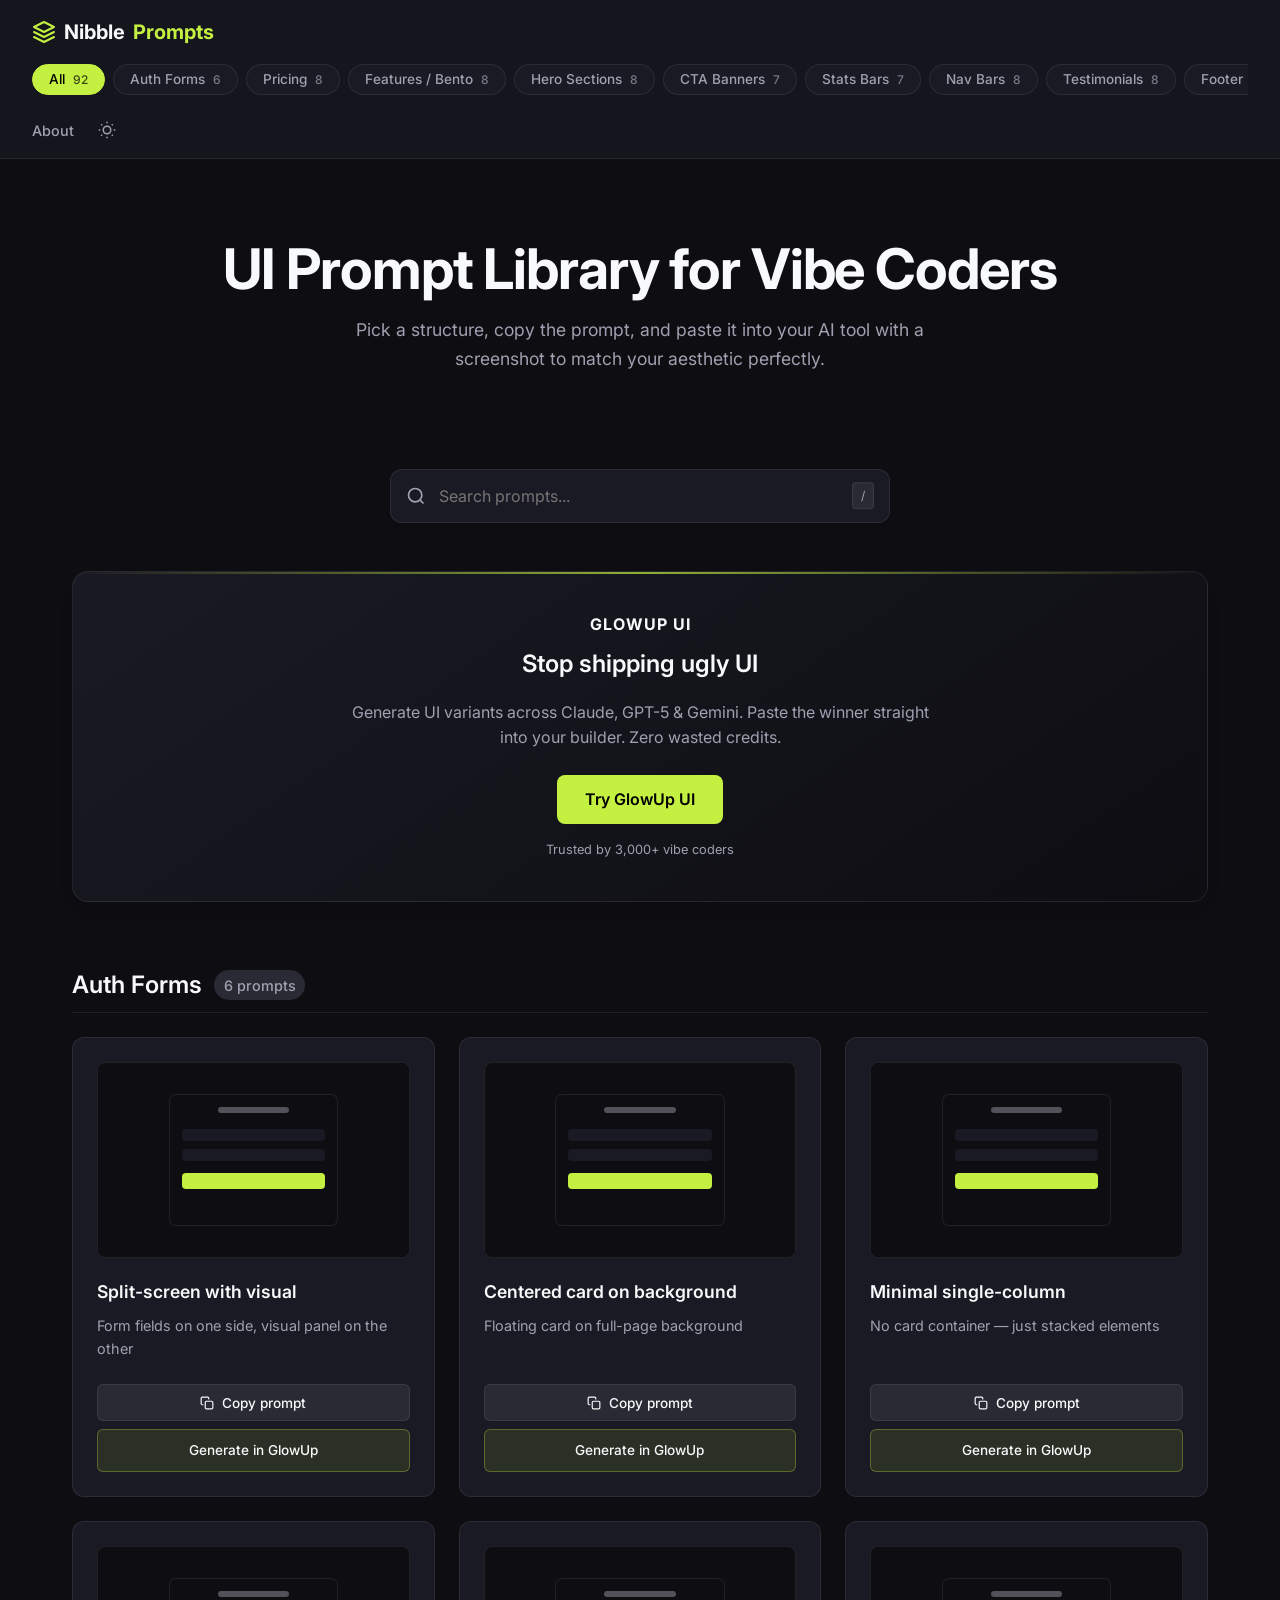
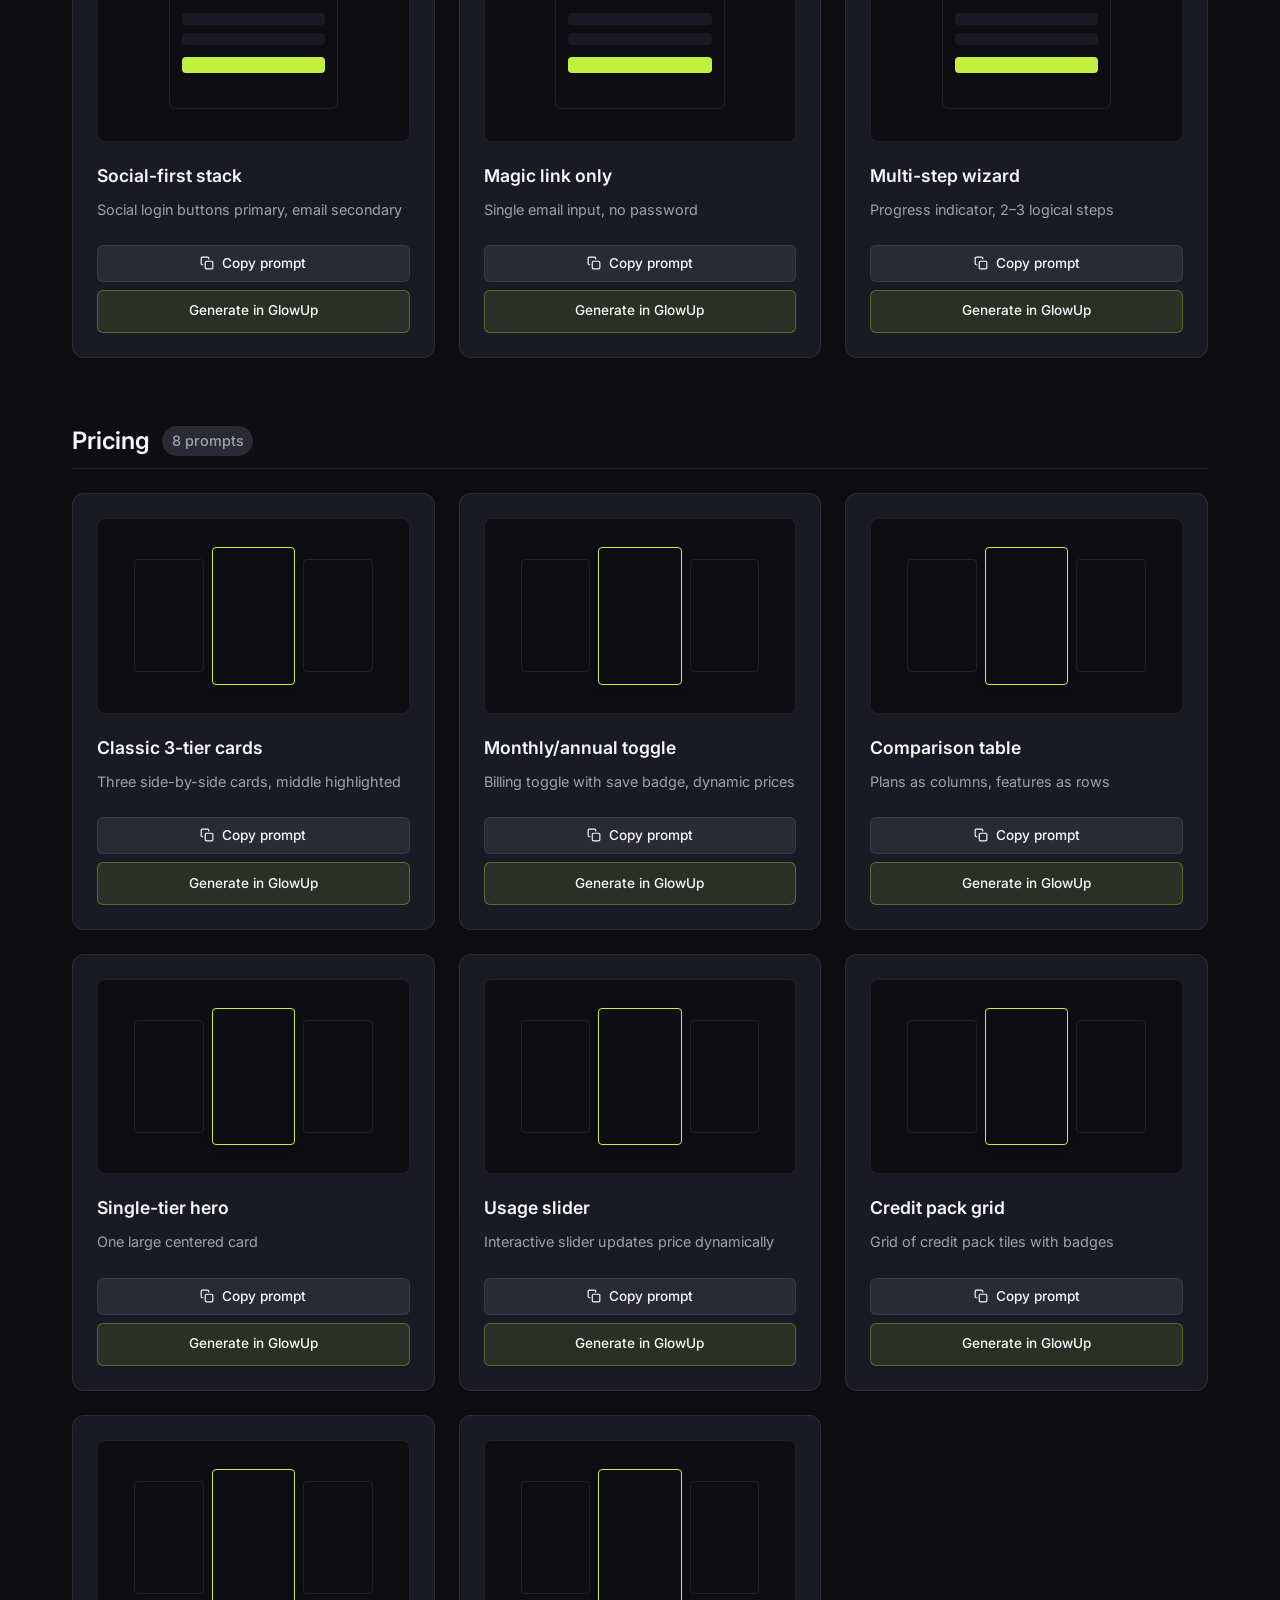
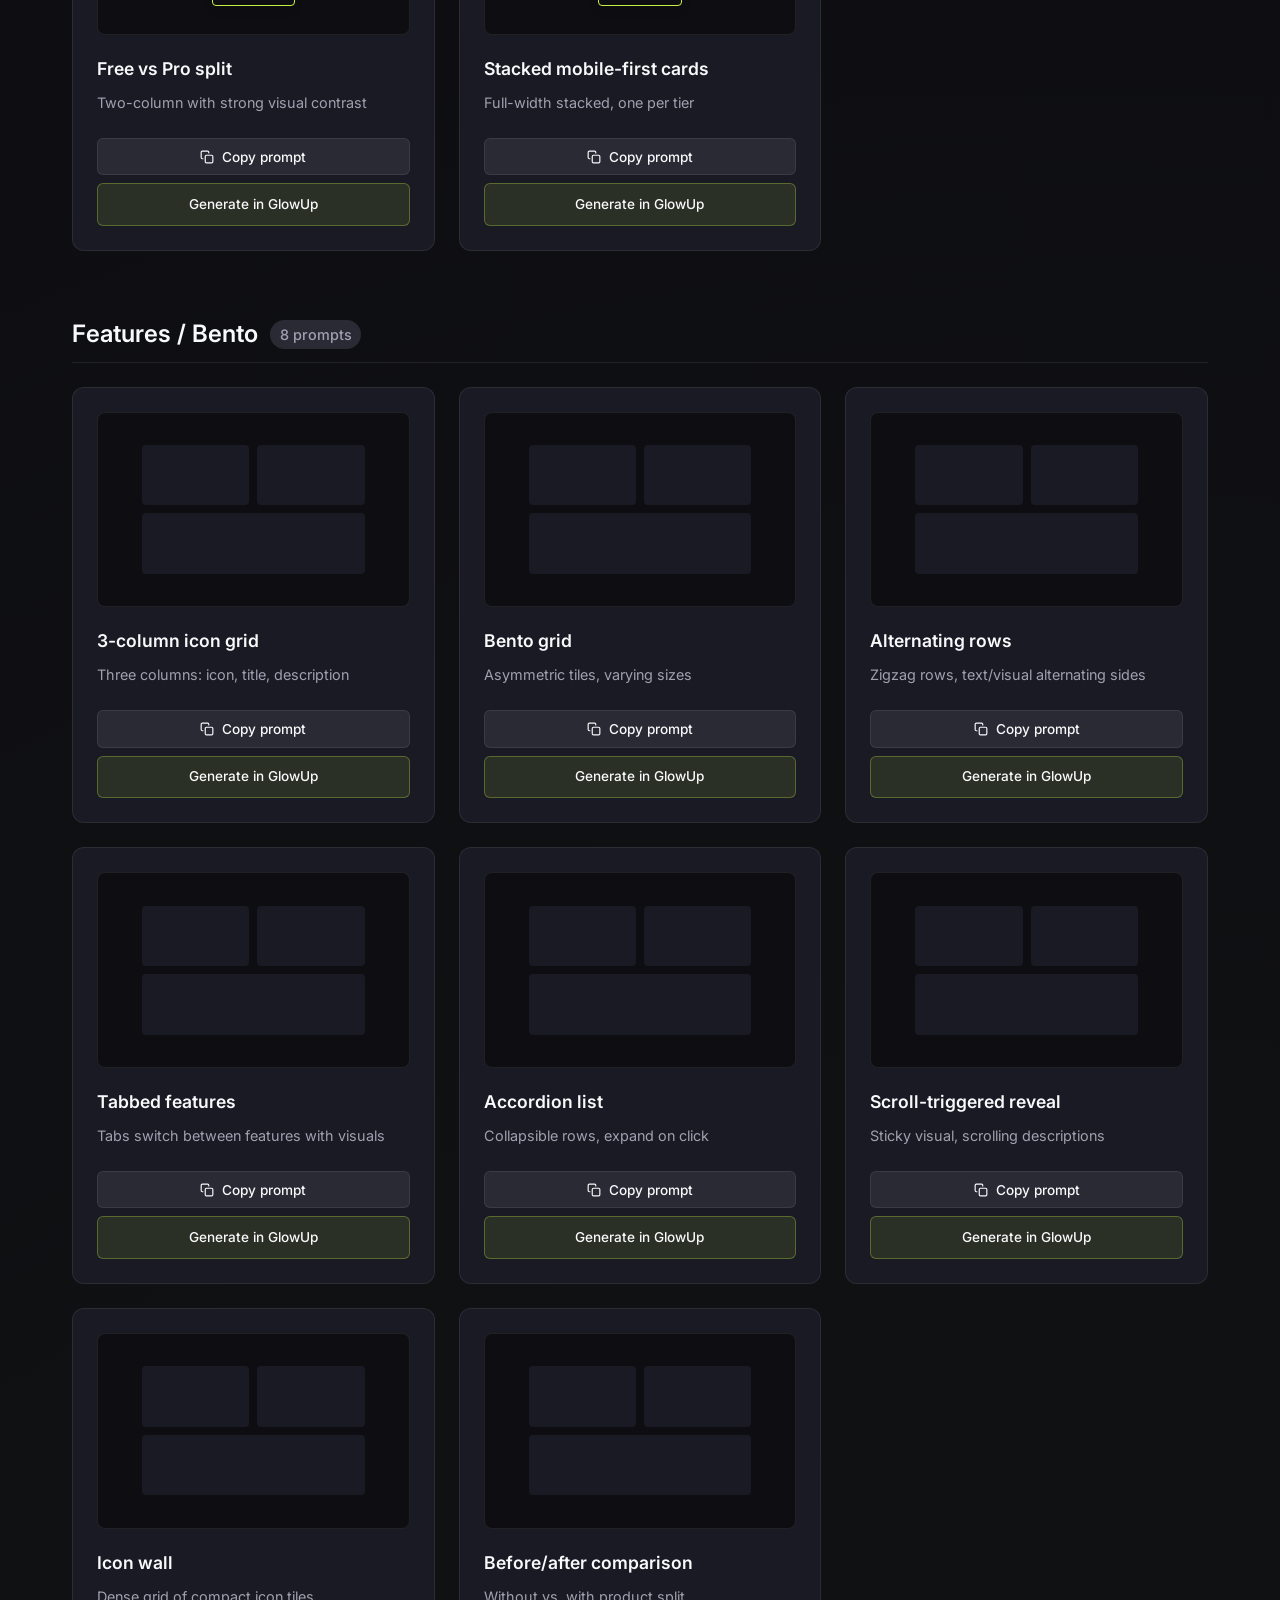
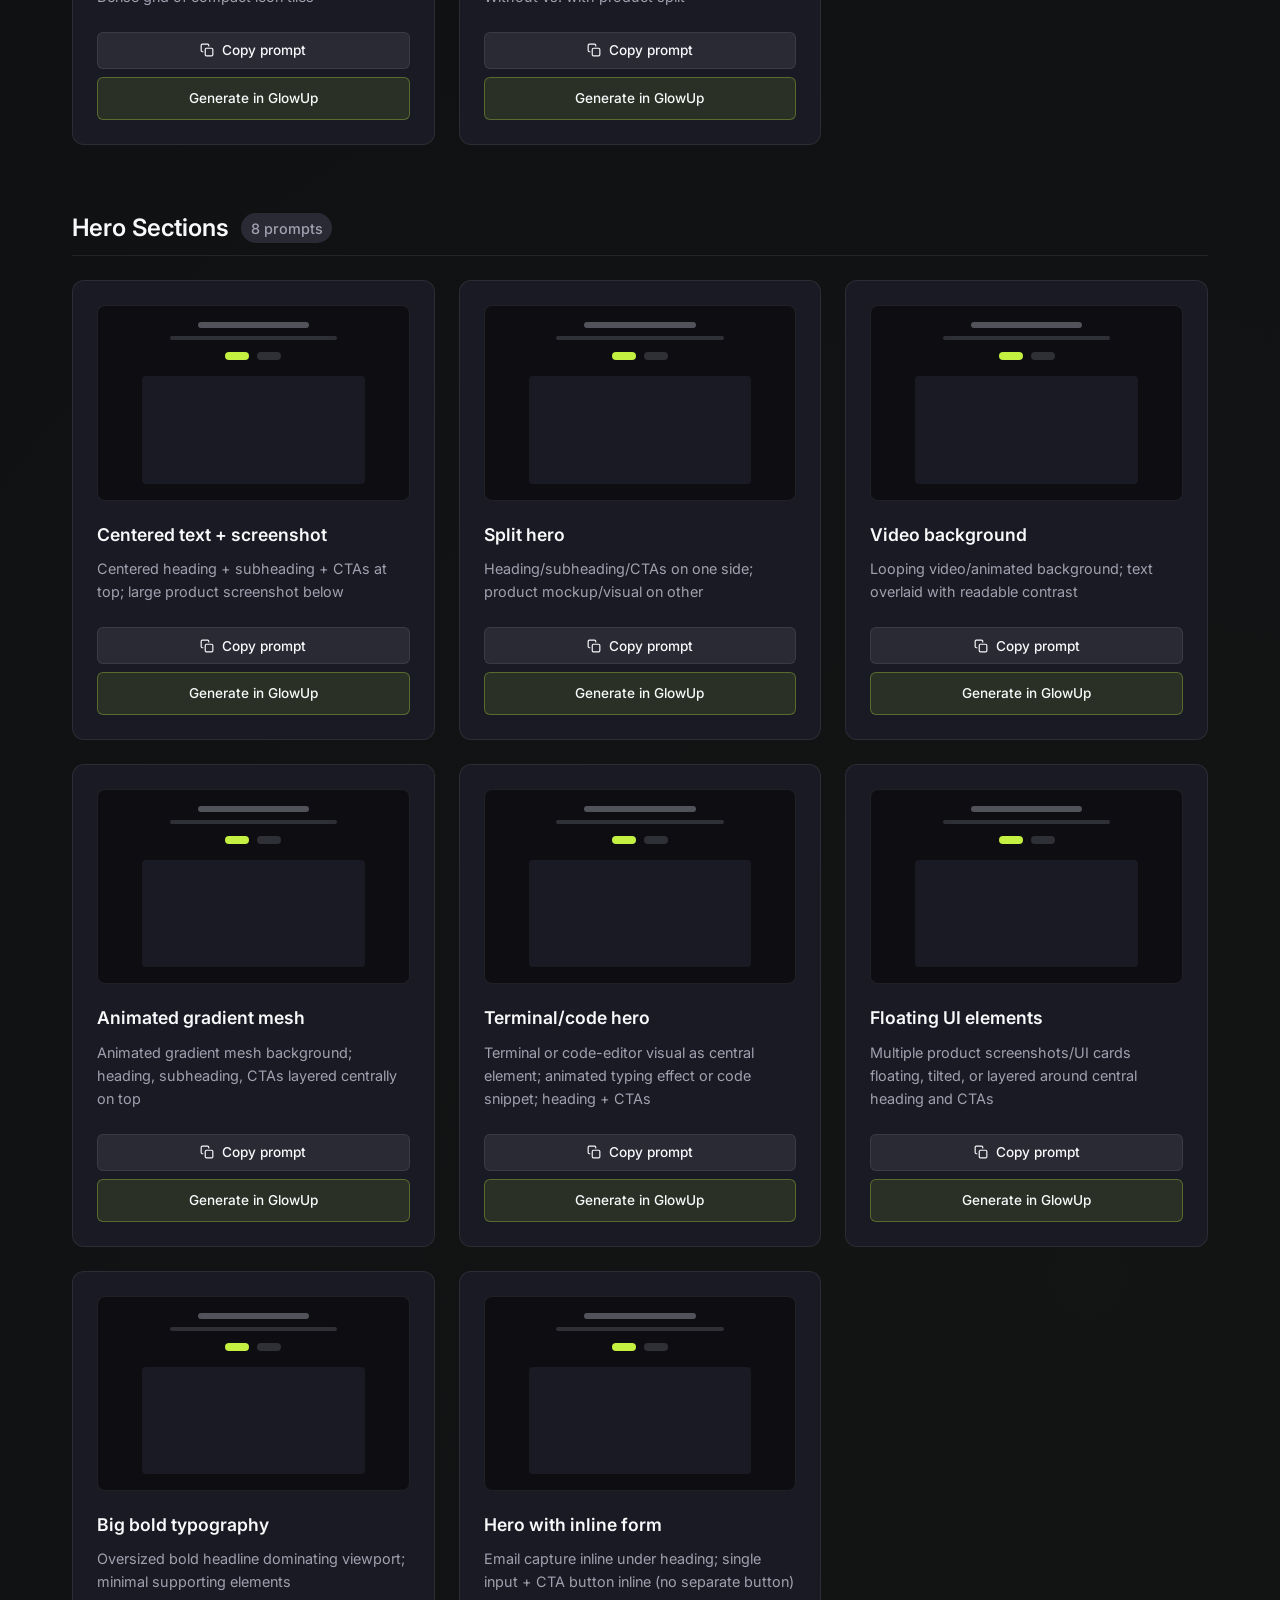
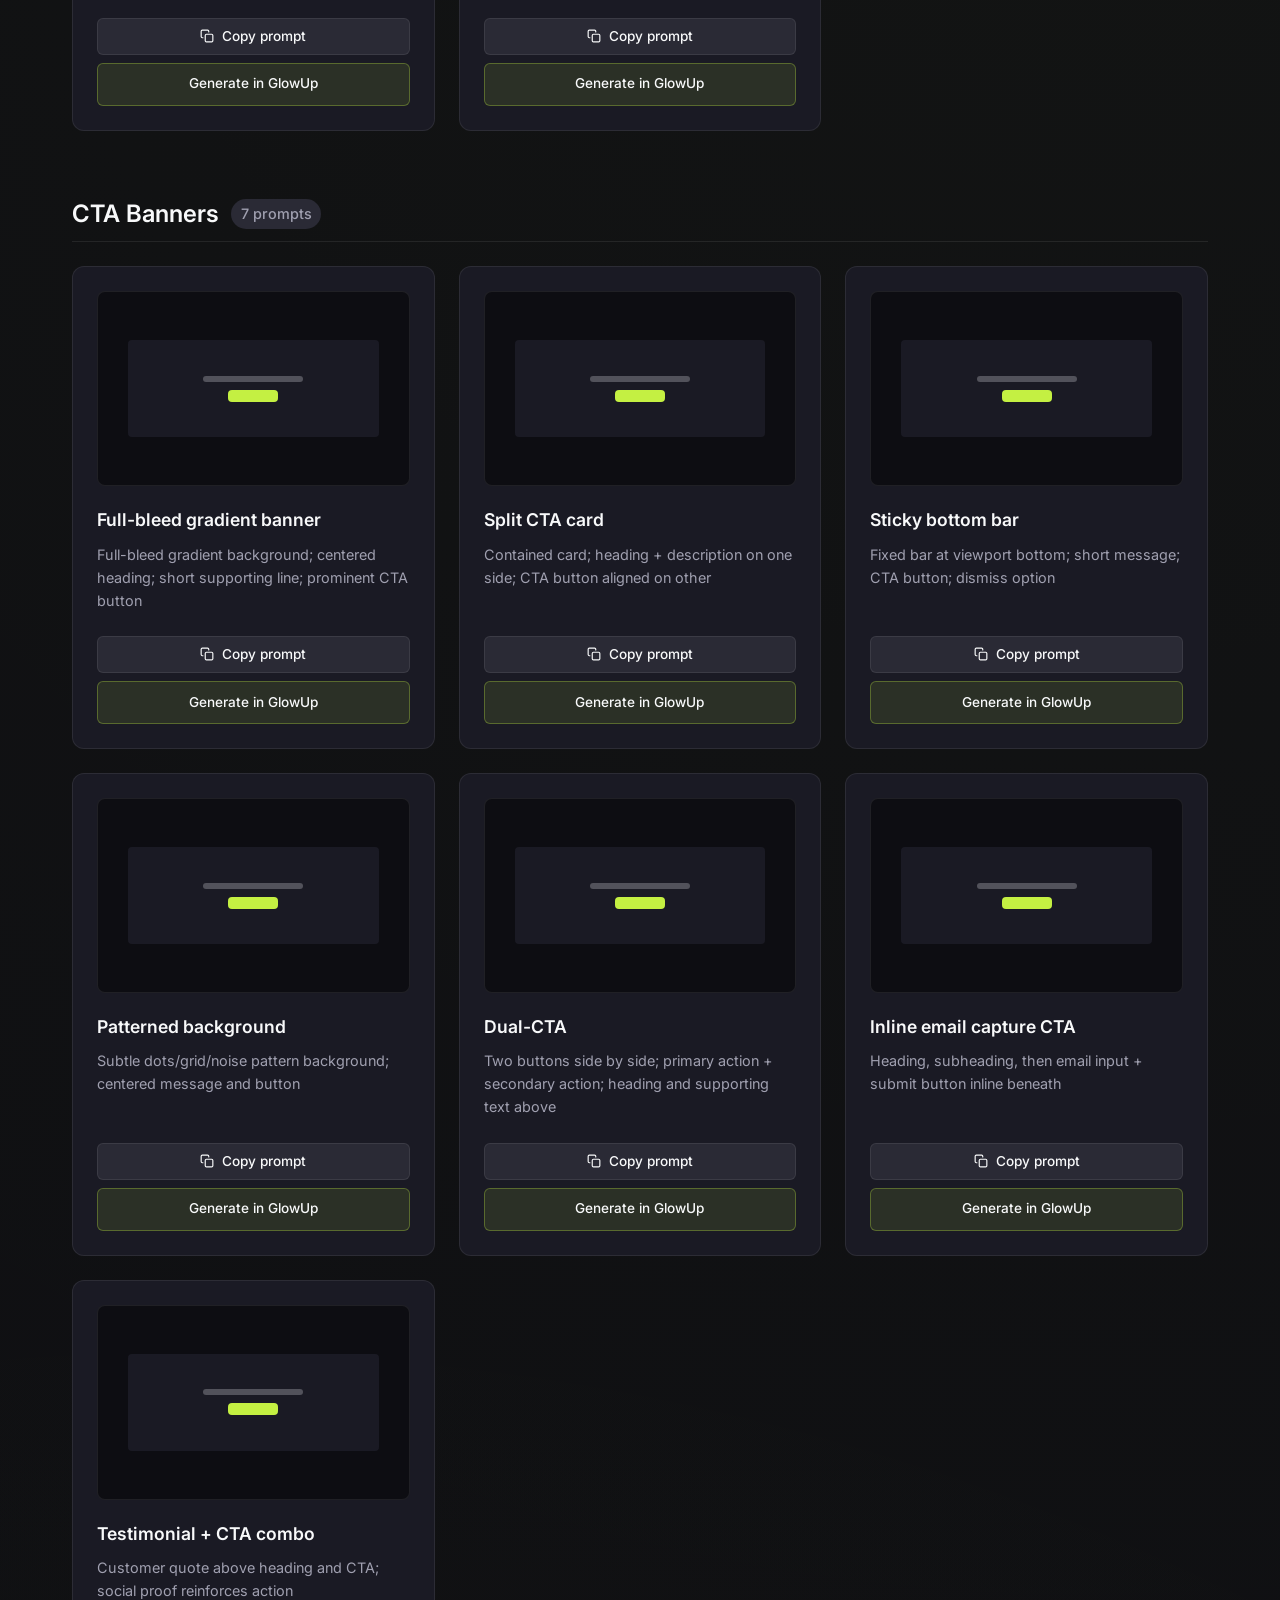
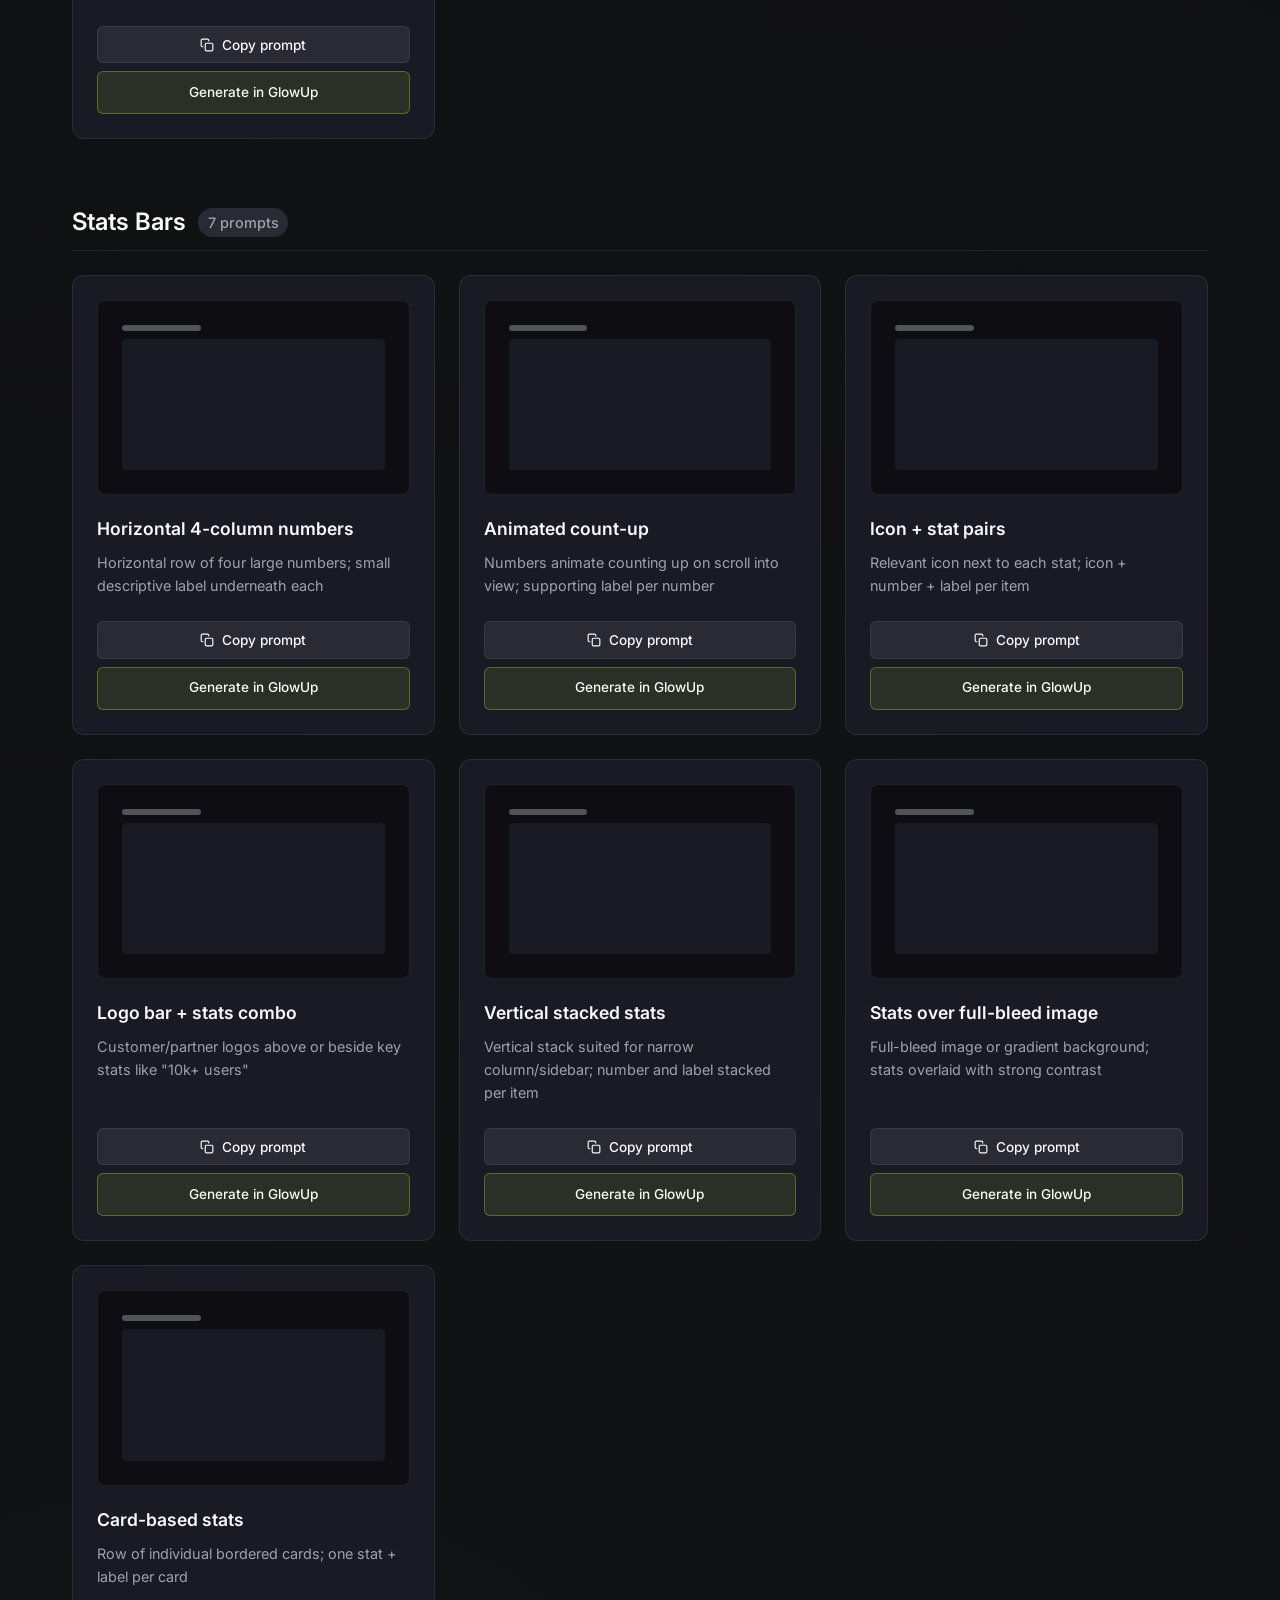
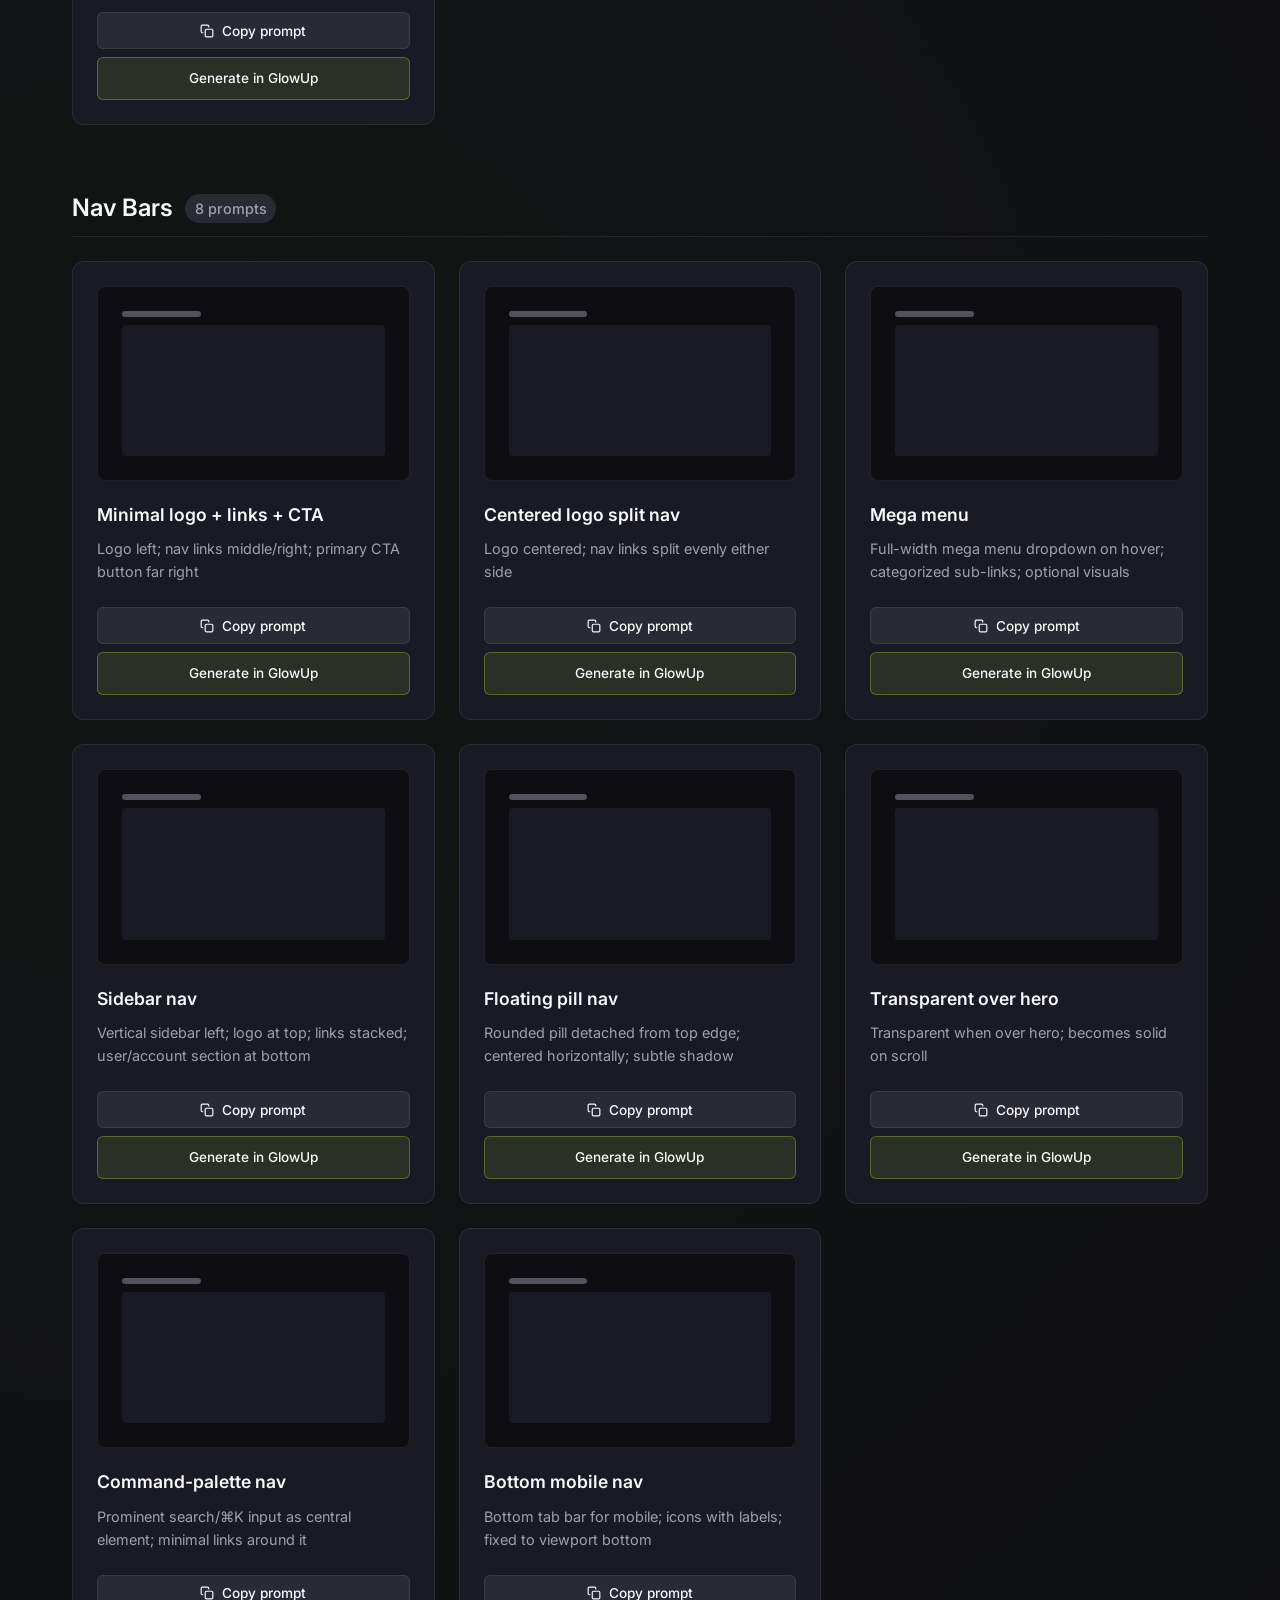
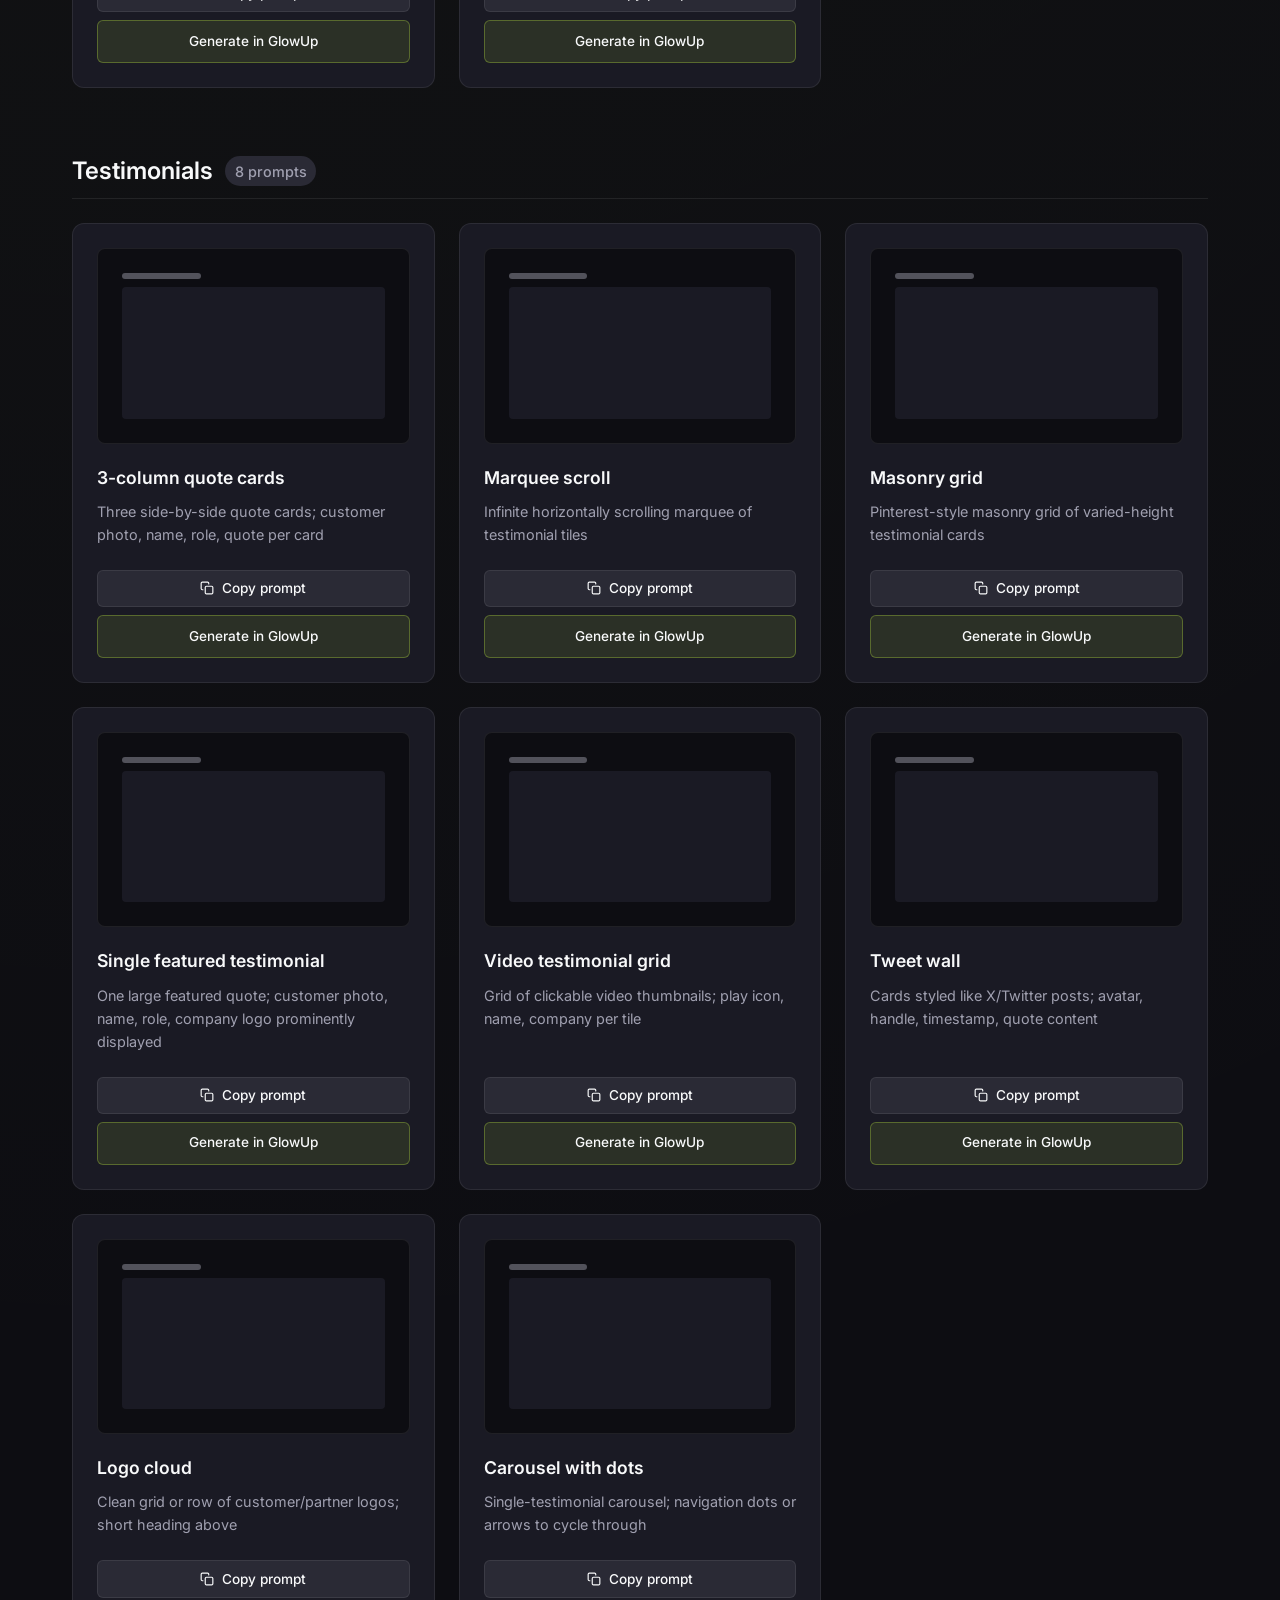
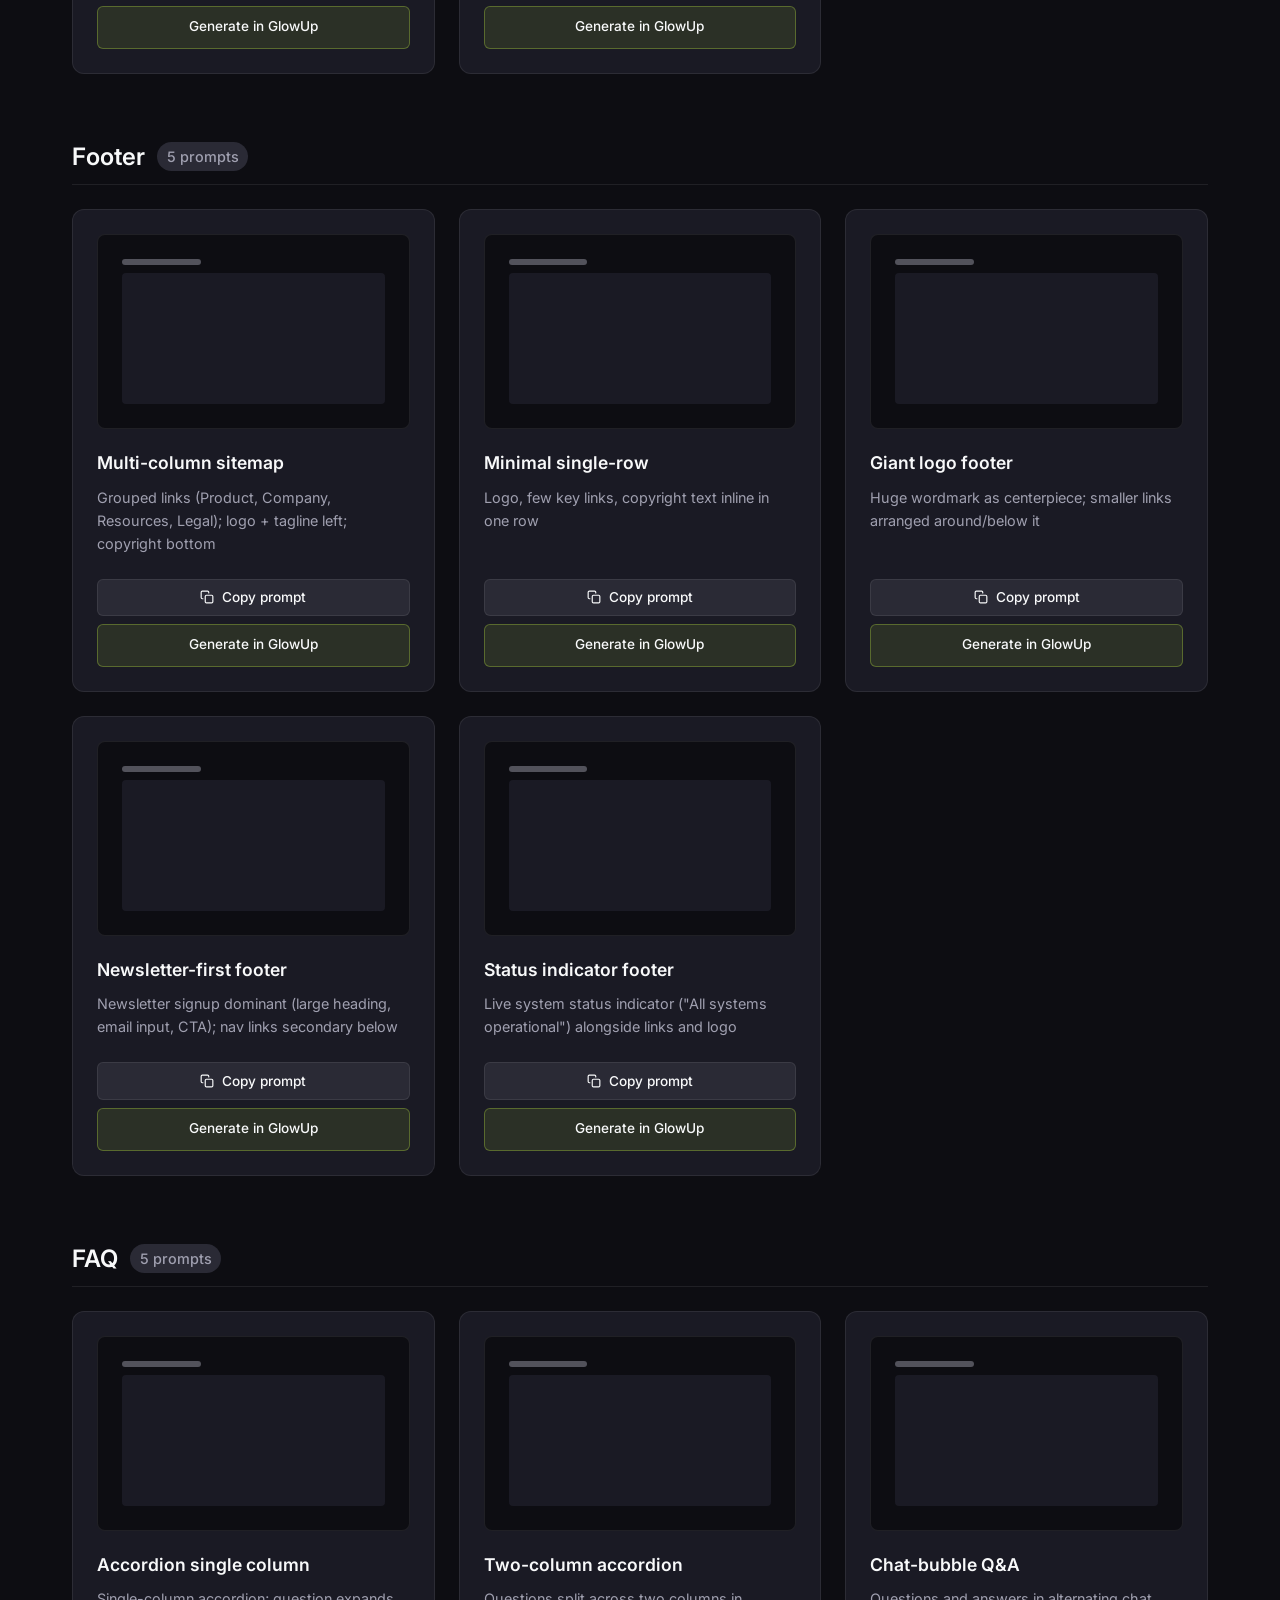
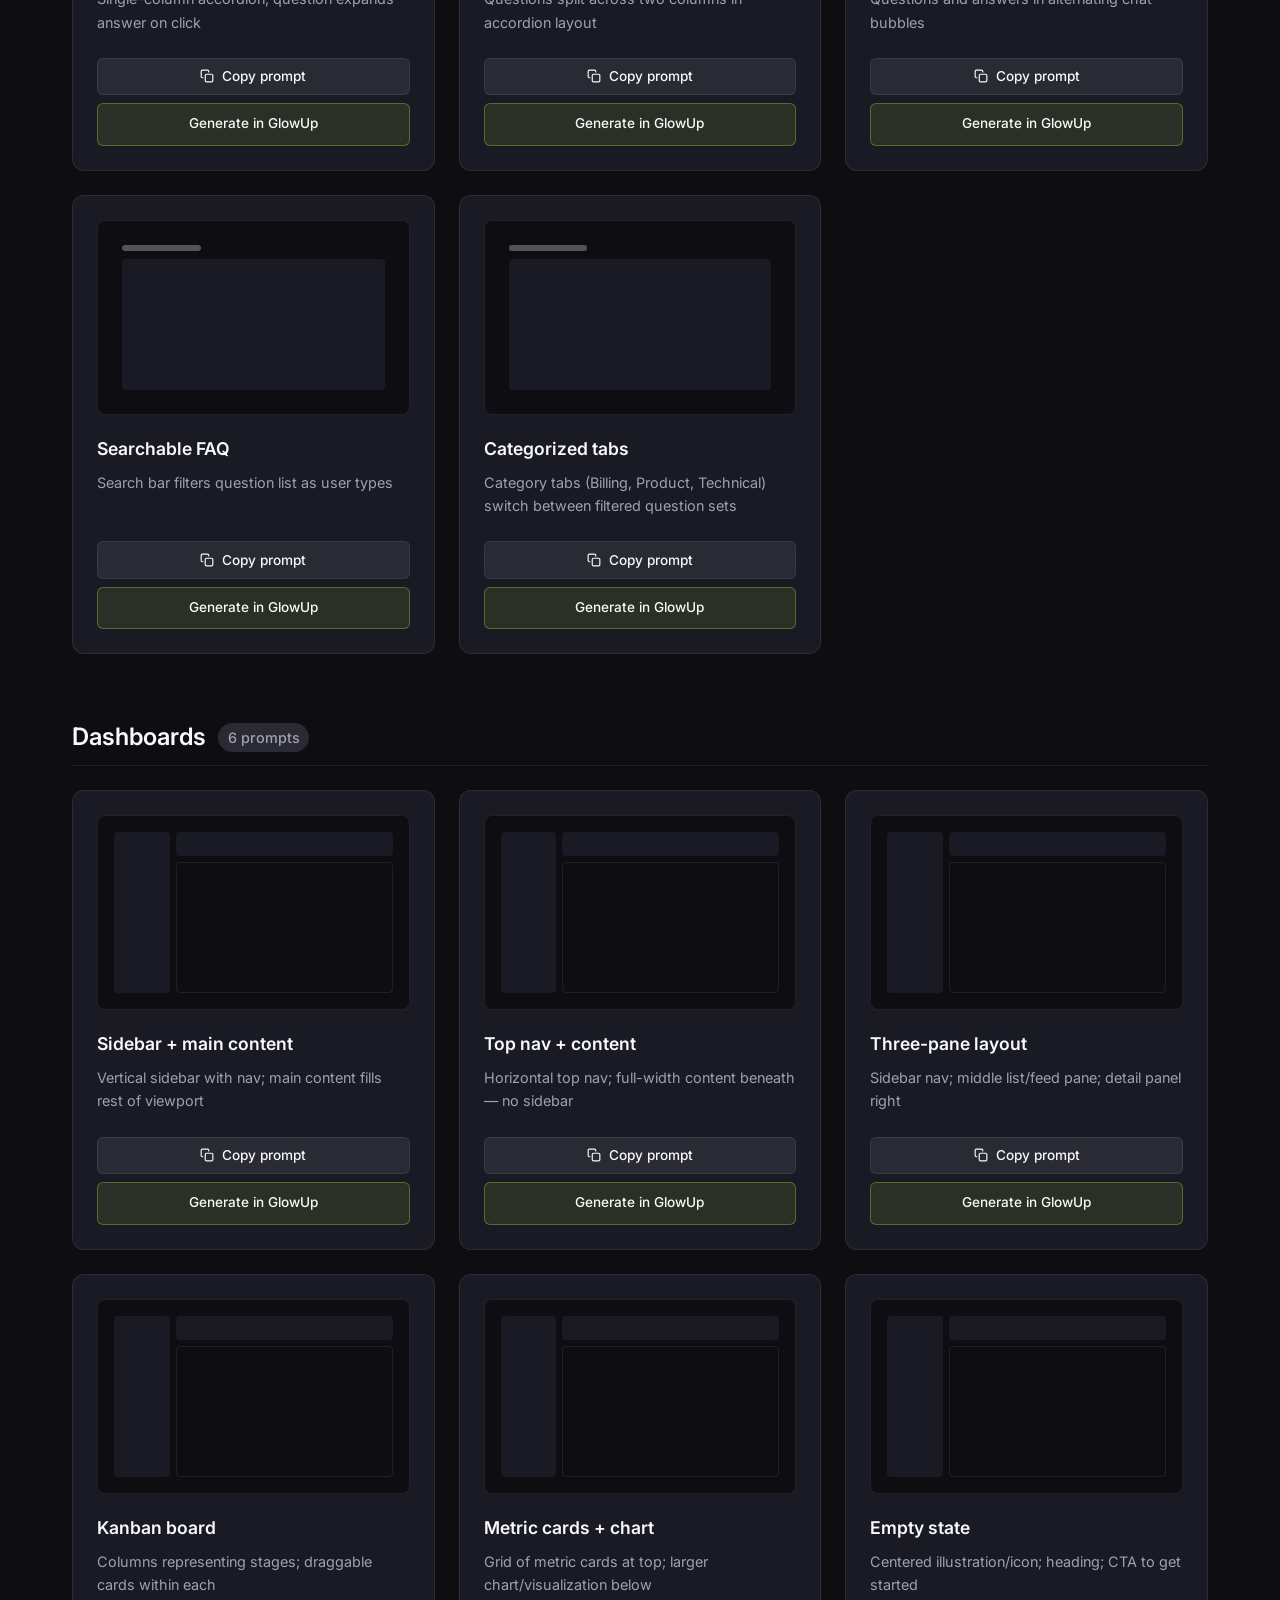
<file: index.html>
<!DOCTYPE html>
<html lang="en">
<head>
    <meta charset="UTF-8">
    <meta name="viewport" content="width=device-width, initial-scale=1.0">
    <title>Nibble Prompts — UI Prompts for Vibe Coders</title>
    <meta name="description" content="A curated library of layout prompts for vibe coders. Pick a structure, copy the prompt, paste it into your AI tool with a screenshot — get a matching UI.">
    <link rel="stylesheet" href="style.css">
    <script>
      // Apply theme immediately to prevent flash
      const savedTheme = localStorage.getItem('theme') || 'dark';
      document.documentElement.setAttribute('data-theme', savedTheme);
    </script>
</head>
<body>
    <header>
        <div class="header-container">
            <a href="index.html" class="logo">
                <svg width="24" height="24" viewBox="0 0 24 24" fill="none" xmlns="http://www.w3.org/2000/svg">
                    <path d="M12 2L2 7L12 12L22 7L12 2Z" stroke="var(--accent-color)" stroke-width="2" stroke-linecap="round" stroke-linejoin="round"/>
                    <path d="M2 17L12 22L22 17" stroke="var(--accent-color)" stroke-width="2" stroke-linecap="round" stroke-linejoin="round"/>
                    <path d="M2 12L12 17L22 12" stroke="var(--accent-color)" stroke-width="2" stroke-linecap="round" stroke-linejoin="round"/>
                </svg>
                Nibble <span>Prompts</span>
            </a>
            
            <div class="category-tabs" id="category-tabs">
                <!-- Categories will be injected here by JS -->
            </div>

            <nav class="nav-links">
                <a href="about.html">About</a>
                <button class="theme-toggle" id="theme-toggle" title="Toggle Light/Dark Mode">
                    <!-- Icon will be injected by JS -->
                </button>
            </nav>
        </div>
    </header>

    <main>
        <section class="hero">
            <h1>UI Prompt Library for Vibe Coders</h1>
            <p>Pick a structure, copy the prompt, and paste it into your AI tool with a screenshot to match your aesthetic perfectly.</p>
        </section>

        <div class="search-container">
            <svg class="search-icon" width="20" height="20" viewBox="0 0 24 24" fill="none" stroke="currentColor" stroke-width="2">
                <circle cx="11" cy="11" r="8"></circle>
                <line x1="21" y1="21" x2="16.65" y2="16.65"></line>
            </svg>
            <input type="text" id="search-input" class="search-input" placeholder="Search prompts..." autocomplete="off">
            <span class="shortcut-hint">/</span>
        </div>

        <section class="ad-banner">
            <div class="ad-logo">GLOWUP UI</div>
            <div class="ad-tagline">Stop shipping ugly UI</div>
            <p class="ad-desc">Generate UI variants across Claude, GPT-5 & Gemini. Paste the winner straight into your builder. Zero wasted credits.</p>
            <a href="https://glowupui.io" target="_blank" class="btn-try-glowup">Try GlowUp UI</a>
            <div class="trust-signal">Trusted by 3,000+ vibe coders</div>
        </section>

        <div id="prompts-container">
            <!-- Prompts will be injected here by JS -->
        </div>
    </main>

    <footer>
        <p>&copy; 2026 Nibble Prompts. A clone inspired by VibeUI.</p>
    </footer>

    <script src="data.js"></script>
    <script src="script.js"></script>
</body>
</html>
</file>
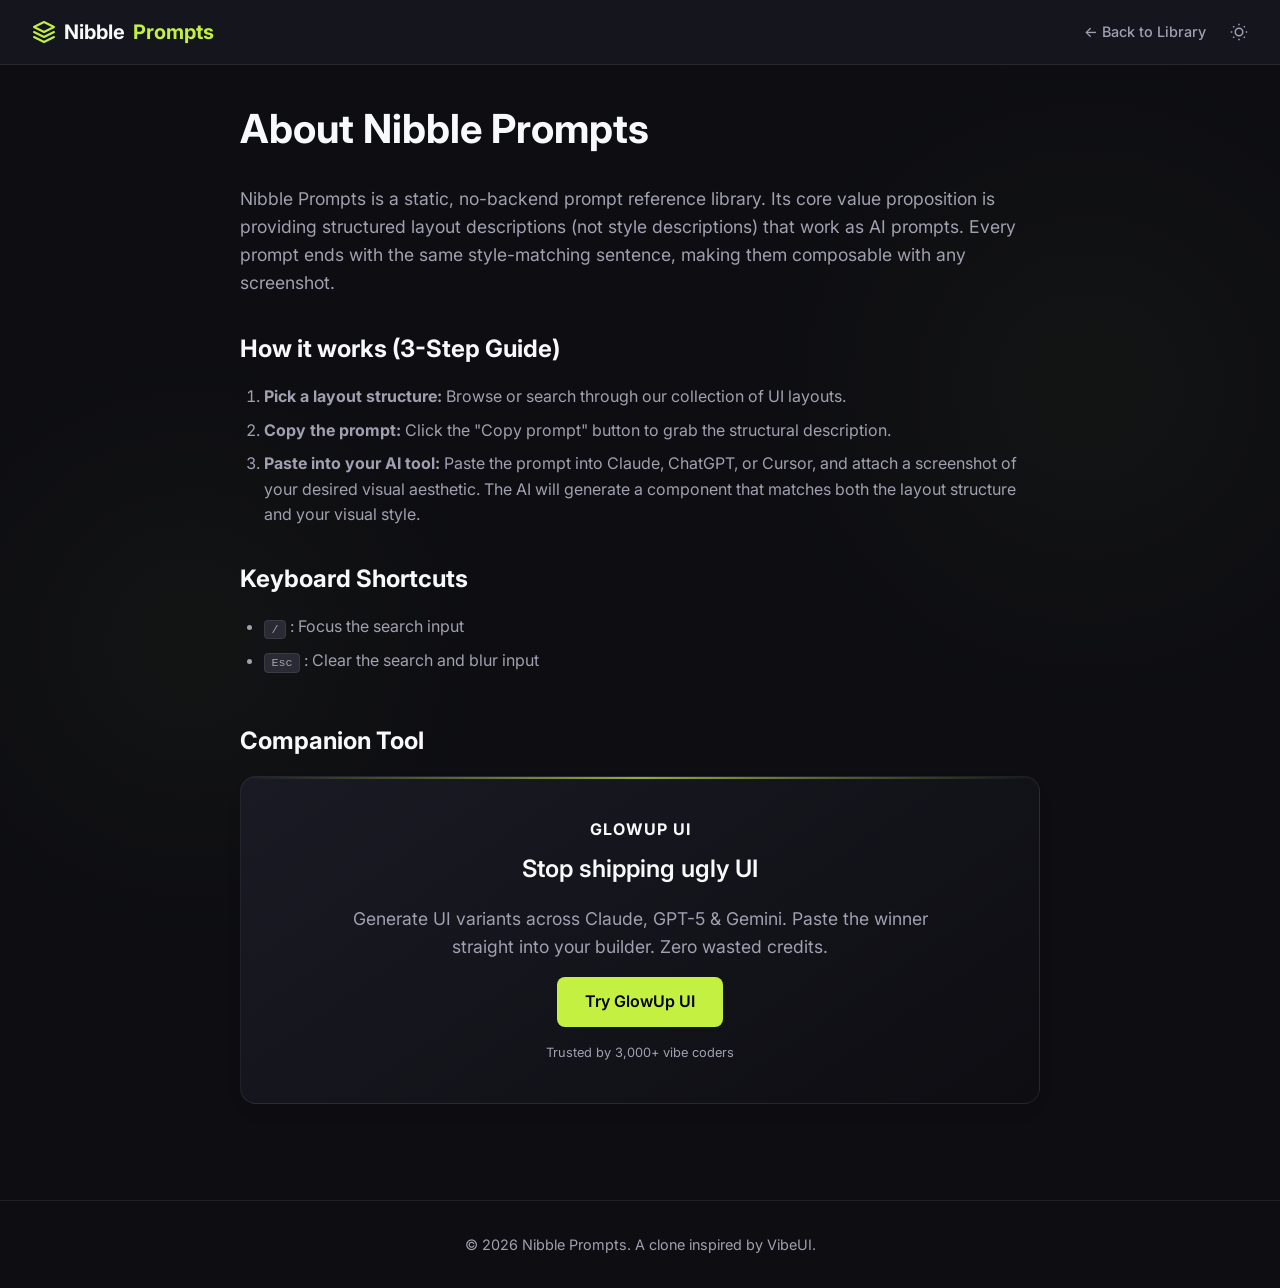
<file: about.html>
<!DOCTYPE html>
<html lang="en">
<head>
    <meta charset="UTF-8">
    <meta name="viewport" content="width=device-width, initial-scale=1.0">
    <title>About Nibble Prompts</title>
    <meta name="description" content="Learn how to use Nibble Prompts with any AI tool. 3-step guide + keyboard shortcuts.">
    <link rel="stylesheet" href="style.css">
    <script>
      // Apply theme immediately to prevent flash
      const savedTheme = localStorage.getItem('theme') || 'dark';
      document.documentElement.setAttribute('data-theme', savedTheme);
    </script>
</head>
<body>
    <header>
        <div class="header-container">
            <a href="index.html" class="logo">
                <svg width="24" height="24" viewBox="0 0 24 24" fill="none" xmlns="http://www.w3.org/2000/svg">
                    <path d="M12 2L2 7L12 12L22 7L12 2Z" stroke="var(--accent-color)" stroke-width="2" stroke-linecap="round" stroke-linejoin="round"/>
                    <path d="M2 17L12 22L22 17" stroke="var(--accent-color)" stroke-width="2" stroke-linecap="round" stroke-linejoin="round"/>
                    <path d="M2 12L12 17L22 12" stroke="var(--accent-color)" stroke-width="2" stroke-linecap="round" stroke-linejoin="round"/>
                </svg>
                Nibble <span>Prompts</span>
            </a>
            
            <nav class="nav-links" style="margin-left: auto;">
                <a href="index.html">← Back to Library</a>
                <button class="theme-toggle" id="theme-toggle" title="Toggle Light/Dark Mode">
                    <!-- Icon will be injected by JS -->
                </button>
            </nav>
        </div>
    </header>

    <main>
        <section class="about-content">
            <h1>About Nibble Prompts</h1>
            <p>Nibble Prompts is a static, no-backend prompt reference library. Its core value proposition is providing structured layout descriptions (not style descriptions) that work as AI prompts. Every prompt ends with the same style-matching sentence, making them composable with any screenshot.</p>
            
            <h2>How it works (3-Step Guide)</h2>
            <ol>
                <li><strong>Pick a layout structure:</strong> Browse or search through our collection of UI layouts.</li>
                <li><strong>Copy the prompt:</strong> Click the "Copy prompt" button to grab the structural description.</li>
                <li><strong>Paste into your AI tool:</strong> Paste the prompt into Claude, ChatGPT, or Cursor, and attach a screenshot of your desired visual aesthetic. The AI will generate a component that matches both the layout structure and your visual style.</li>
            </ol>

            <h2>Keyboard Shortcuts</h2>
            <ul>
                <li><span class="kbd">/</span> : Focus the search input</li>
                <li><span class="kbd">Esc</span> : Clear the search and blur input</li>
            </ul>

            <h2 style="margin-top: 3rem;">Companion Tool</h2>
            <section class="ad-banner" style="margin-bottom: 0;">
                <div class="ad-logo">GLOWUP UI</div>
                <div class="ad-tagline">Stop shipping ugly UI</div>
                <p class="ad-desc">Generate UI variants across Claude, GPT-5 & Gemini. Paste the winner straight into your builder. Zero wasted credits.</p>
                <a href="https://glowupui.io" target="_blank" class="btn-try-glowup">Try GlowUp UI</a>
                <div class="trust-signal">Trusted by 3,000+ vibe coders</div>
            </section>
        </section>
    </main>

    <footer>
        <p>&copy; 2026 Nibble Prompts. A clone inspired by VibeUI.</p>
    </footer>

    <script src="script.js"></script>
</body>
</html>
</file>
<file: style.css>
@import url('https://fonts.googleapis.com/css2?family=Inter:wght@300;400;500;600;700&display=swap');

:root {
  /* Dark Theme (Original & Default) */
  --bg-color: #0d0d12;
  --bg-secondary: #1a1a24;
  --bg-tertiary: #2a2a35;
  --text-primary: #f8f9fa;
  --text-secondary: #a0a0b0;
  --accent-color: #c4f042;
  --accent-hover: #b0d83b;
  --border-color: rgba(255, 255, 255, 0.08);
  --glass-bg: rgba(26, 26, 36, 0.7);
  
  --wf-bg: #1a1a24;
  --wf-element: #52525b;
  --wf-accent: #c4f042;
  --wf-card: #22222d;
  --wf-border: rgba(255, 255, 255, 0.08);
}

[data-theme="light"] {
  /* Light Theme with matched secondary/accent colors */
  --bg-color: #fbfaf9;
  --bg-secondary: #ffffff;
  --bg-tertiary: #f4f4f5;
  --text-primary: #18181b;
  --text-secondary: #71717a;
  --accent-color: #c4f042; /* Keeping the neon green */
  --accent-hover: #b0d83b;
  --border-color: #e4e4e7;
  --glass-bg: rgba(255, 255, 255, 0.8);

  --wf-bg: #eaeaea;
  --wf-element: #a1a1aa;
  --wf-accent: #c4f042;
  --wf-card: #ffffff;
  --wf-border: #e4e4e7;
}

* {
  box-sizing: border-box;
  margin: 0;
  padding: 0;
}

body {
  font-family: 'Inter', sans-serif;
  background-color: var(--bg-color);
  color: var(--text-primary);
  line-height: 1.6;
  overflow-x: hidden;
  transition: background-color 0.3s ease, color 0.3s ease;
  background-image: 
    radial-gradient(circle at 15% 50%, rgba(196, 240, 66, 0.03), transparent 25%),
    radial-gradient(circle at 85% 30%, rgba(196, 240, 66, 0.03), transparent 25%);
}

/* Header (Restored to Top Nav) */
header {
  position: sticky;
  top: 0;
  z-index: 100;
  background: var(--glass-bg);
  backdrop-filter: blur(12px);
  -webkit-backdrop-filter: blur(12px);
  border-bottom: 1px solid var(--border-color);
  padding: 1rem 2rem;
  transition: background-color 0.3s ease, border-color 0.3s ease;
}

.header-container {
  max-width: 1400px;
  margin: 0 auto;
  display: flex;
  justify-content: space-between;
  align-items: center;
  flex-wrap: wrap;
  gap: 1rem;
}

.logo {
  font-size: 1.25rem;
  font-weight: 700;
  color: var(--text-primary);
  text-decoration: none;
  display: flex;
  align-items: center;
  gap: 0.5rem;
}

.logo span {
  color: var(--accent-color);
}

.nav-links {
  display: flex;
  align-items: center;
  gap: 1.5rem;
}

.nav-links a {
  color: var(--text-secondary);
  text-decoration: none;
  font-weight: 500;
  font-size: 0.9rem;
  transition: color 0.2s ease;
}

.nav-links a:hover {
  color: var(--text-primary);
}

.theme-toggle {
  background: none;
  border: none;
  color: var(--text-secondary);
  cursor: pointer;
  display: flex;
  align-items: center;
  justify-content: center;
  transition: color 0.2s ease;
}

.theme-toggle:hover {
  color: var(--text-primary);
}

/* Category Tabs */
.category-tabs {
  display: flex;
  gap: 0.5rem;
  overflow-x: auto;
  padding-bottom: 0.5rem;
  scrollbar-width: none;
  width: 100%;
}

.category-tabs::-webkit-scrollbar {
  display: none;
}

.tab-btn {
  background: var(--bg-secondary);
  color: var(--text-secondary);
  border: 1px solid var(--border-color);
  padding: 0.4rem 1rem;
  border-radius: 9999px;
  font-family: inherit;
  font-size: 0.85rem;
  font-weight: 500;
  cursor: pointer;
  white-space: nowrap;
  transition: all 0.3s ease;
}

.tab-btn:hover {
  background: var(--bg-tertiary);
  color: var(--text-primary);
  transform: translateY(-1px);
}

.tab-btn.active {
  background: var(--accent-color);
  color: #000;
  border-color: var(--accent-color);
}

.count-badge {
  opacity: 0.7;
  font-size: 0.75rem;
  margin-left: 0.25rem;
}

/* Main Layout */
main {
  max-width: 1200px;
  margin: 0 auto;
  padding: 2rem;
}

/* Hero Section */
.hero {
  text-align: center;
  padding: 3rem 0 4rem;
}

.hero h1 {
  font-size: 3.5rem;
  font-weight: 700;
  margin-bottom: 1rem;
  color: var(--text-primary);
  line-height: 1.1;
  letter-spacing: -0.02em;
}

.hero p {
  color: var(--text-secondary);
  font-size: 1.1rem;
  max-width: 600px;
  margin: 0 auto 2rem;
}

/* Search Bar */
.search-container {
  position: relative;
  max-width: 500px;
  margin: 0 auto 3rem;
}

.search-input {
  width: 100%;
  background: var(--bg-secondary);
  border: 1px solid var(--border-color);
  color: var(--text-primary);
  padding: 1rem 1rem 1rem 3rem;
  border-radius: 0.75rem;
  font-family: inherit;
  font-size: 1rem;
  outline: none;
  transition: all 0.3s ease;
  box-shadow: 0 4px 6px -1px rgba(0, 0, 0, 0.05);
}

.search-input:focus {
  border-color: var(--accent-color);
  box-shadow: 0 0 0 2px rgba(196, 240, 66, 0.2);
}

.search-icon {
  position: absolute;
  left: 1rem;
  top: 50%;
  transform: translateY(-50%);
  color: var(--text-secondary);
  pointer-events: none;
}

.shortcut-hint {
  position: absolute;
  right: 1rem;
  top: 50%;
  transform: translateY(-50%);
  background: var(--bg-tertiary);
  color: var(--text-secondary);
  font-size: 0.75rem;
  padding: 0.2rem 0.5rem;
  border-radius: 0.25rem;
  border: 1px solid var(--border-color);
  pointer-events: none;
}

/* Ad Banner */
.ad-banner {
  background: linear-gradient(145deg, var(--bg-secondary) 0%, var(--bg-color) 100%);
  border: 1px solid var(--border-color);
  border-radius: 1rem;
  padding: 2.5rem;
  margin-bottom: 4rem;
  text-align: center;
  position: relative;
  overflow: hidden;
  box-shadow: 0 10px 30px rgba(0,0,0,0.02);
}

.ad-banner::before {
  content: '';
  position: absolute;
  top: 0;
  left: 0;
  right: 0;
  height: 2px;
  background: linear-gradient(90deg, transparent, var(--accent-color), transparent);
  opacity: 0.7;
}

.ad-logo {
  font-size: 1rem;
  font-weight: 700;
  margin-bottom: 0.5rem;
  letter-spacing: 1px;
}

.ad-tagline {
  font-size: 1.5rem;
  color: var(--text-primary);
  margin-bottom: 1rem;
  font-weight: 600;
}

.ad-desc {
  color: var(--text-secondary);
  margin-bottom: 1.5rem;
  max-width: 600px;
  margin-inline: auto;
}

.btn-try-glowup {
  display: inline-block;
  background: var(--accent-color);
  color: #000;
  text-decoration: none;
  padding: 0.75rem 1.75rem;
  border-radius: 0.5rem;
  font-weight: 600;
  transition: all 0.3s ease;
}

.btn-try-glowup:hover {
  background: var(--accent-hover);
  transform: translateY(-2px);
  box-shadow: 0 4px 12px rgba(196, 240, 66, 0.3);
}

.trust-signal {
  margin-top: 1rem;
  font-size: 0.8rem;
  color: var(--text-secondary);
}

/* Prompts Grid */
.category-section {
  margin-bottom: 4rem;
}

.category-title {
  font-size: 1.5rem;
  font-weight: 600;
  margin-bottom: 1.5rem;
  padding-bottom: 0.5rem;
  border-bottom: 1px solid var(--border-color);
  display: flex;
  align-items: center;
  gap: 0.75rem;
}

.category-count {
  font-size: 0.9rem;
  background: var(--bg-tertiary);
  color: var(--text-secondary);
  padding: 0.2rem 0.6rem;
  border-radius: 9999px;
  font-weight: 500;
}

.prompts-grid {
  display: grid;
  grid-template-columns: repeat(auto-fill, minmax(320px, 1fr));
  gap: 1.5rem;
}

/* Prompt Card */
.prompt-card {
  background: var(--bg-secondary);
  border: 1px solid var(--border-color);
  border-radius: 0.75rem;
  padding: 1.5rem;
  transition: all 0.3s cubic-bezier(0.25, 0.8, 0.25, 1);
  display: flex;
  flex-direction: column;
}

.prompt-card:hover {
  transform: translateY(-4px);
  border-color: rgba(196, 240, 66, 0.4);
  box-shadow: 0 10px 30px rgba(0,0,0,0.08);
}

/* Wireframe Previews */
.wf-container {
  width: 100%;
  aspect-ratio: 1.6;
  background: var(--bg-color);
  border: 1px solid var(--wf-border);
  border-radius: 0.5rem;
  margin-bottom: 1.25rem;
  padding: 1rem;
  display: flex;
  align-items: center;
  justify-content: center;
  overflow: hidden;
}

.wf-layout {
  width: 100%;
  height: 100%;
  display: flex;
}

.wf-box {
  background: var(--wf-bg);
  border-radius: 4px;
}

.wf-line {
  background: var(--wf-element);
  border-radius: 4px;
  height: 6px;
}

.wf-accent {
  background: var(--wf-accent);
  border-radius: 4px;
  height: 6px;
}

.prompt-name {
  font-size: 1.1rem;
  font-weight: 600;
  margin-bottom: 0.5rem;
  color: var(--text-primary);
}

.prompt-desc {
  color: var(--text-secondary);
  font-size: 0.9rem;
  margin-bottom: 1.5rem;
  flex-grow: 1;
}

.prompt-actions {
  display: flex;
  flex-direction: column;
  gap: 0.5rem;
}

.btn {
  padding: 0.6rem 1rem;
  border-radius: 0.375rem;
  font-size: 0.85rem;
  font-weight: 500;
  cursor: pointer;
  text-decoration: none;
  text-align: center;
  transition: all 0.2s ease;
  border: 1px solid var(--border-color);
  font-family: inherit;
  display: flex;
  align-items: center;
  justify-content: center;
  gap: 0.5rem;
}

.btn-copy {
  background: var(--bg-tertiary);
  color: var(--text-primary);
}

.btn-copy:hover {
  background: var(--border-color);
}

.btn-copy.copied {
  background: #10b981;
  border-color: #10b981;
  color: #fff;
}

.btn-glowup {
  background: rgba(196, 240, 66, 0.1);
  color: var(--text-primary);
  border-color: rgba(196, 240, 66, 0.3);
}

.btn-glowup:hover {
  background: rgba(196, 240, 66, 0.2);
}

/* About Page */
.about-content {
  max-width: 800px;
  margin: 0 auto;
}

.about-content h1 {
  font-size: 2.5rem;
  margin-bottom: 1.5rem;
}

.about-content h2 {
  font-size: 1.5rem;
  margin: 2rem 0 1rem;
  color: var(--text-primary);
}

.about-content p {
  color: var(--text-secondary);
  margin-bottom: 1rem;
  font-size: 1.1rem;
}

.about-content ul, .about-content ol {
  color: var(--text-secondary);
  margin-bottom: 1.5rem;
  padding-left: 1.5rem;
}

.about-content li {
  margin-bottom: 0.5rem;
}

.kbd {
  background: var(--bg-tertiary);
  border: 1px solid var(--border-color);
  padding: 0.1rem 0.4rem;
  border-radius: 0.25rem;
  font-family: monospace;
  font-size: 0.9em;
}

/* Footer */
footer {
  border-top: 1px solid var(--border-color);
  padding: 2rem;
  text-align: center;
  color: var(--text-secondary);
  font-size: 0.9rem;
  margin-top: 4rem;
}

/* Responsive */
@media (max-width: 768px) {
  .hero h1 {
    font-size: 2.5rem;
  }
  .header-container {
    flex-direction: column;
    align-items: flex-start;
  }
  .nav-links {
    position: absolute;
    top: 1rem;
    right: 2rem;
  }
}
</file>
